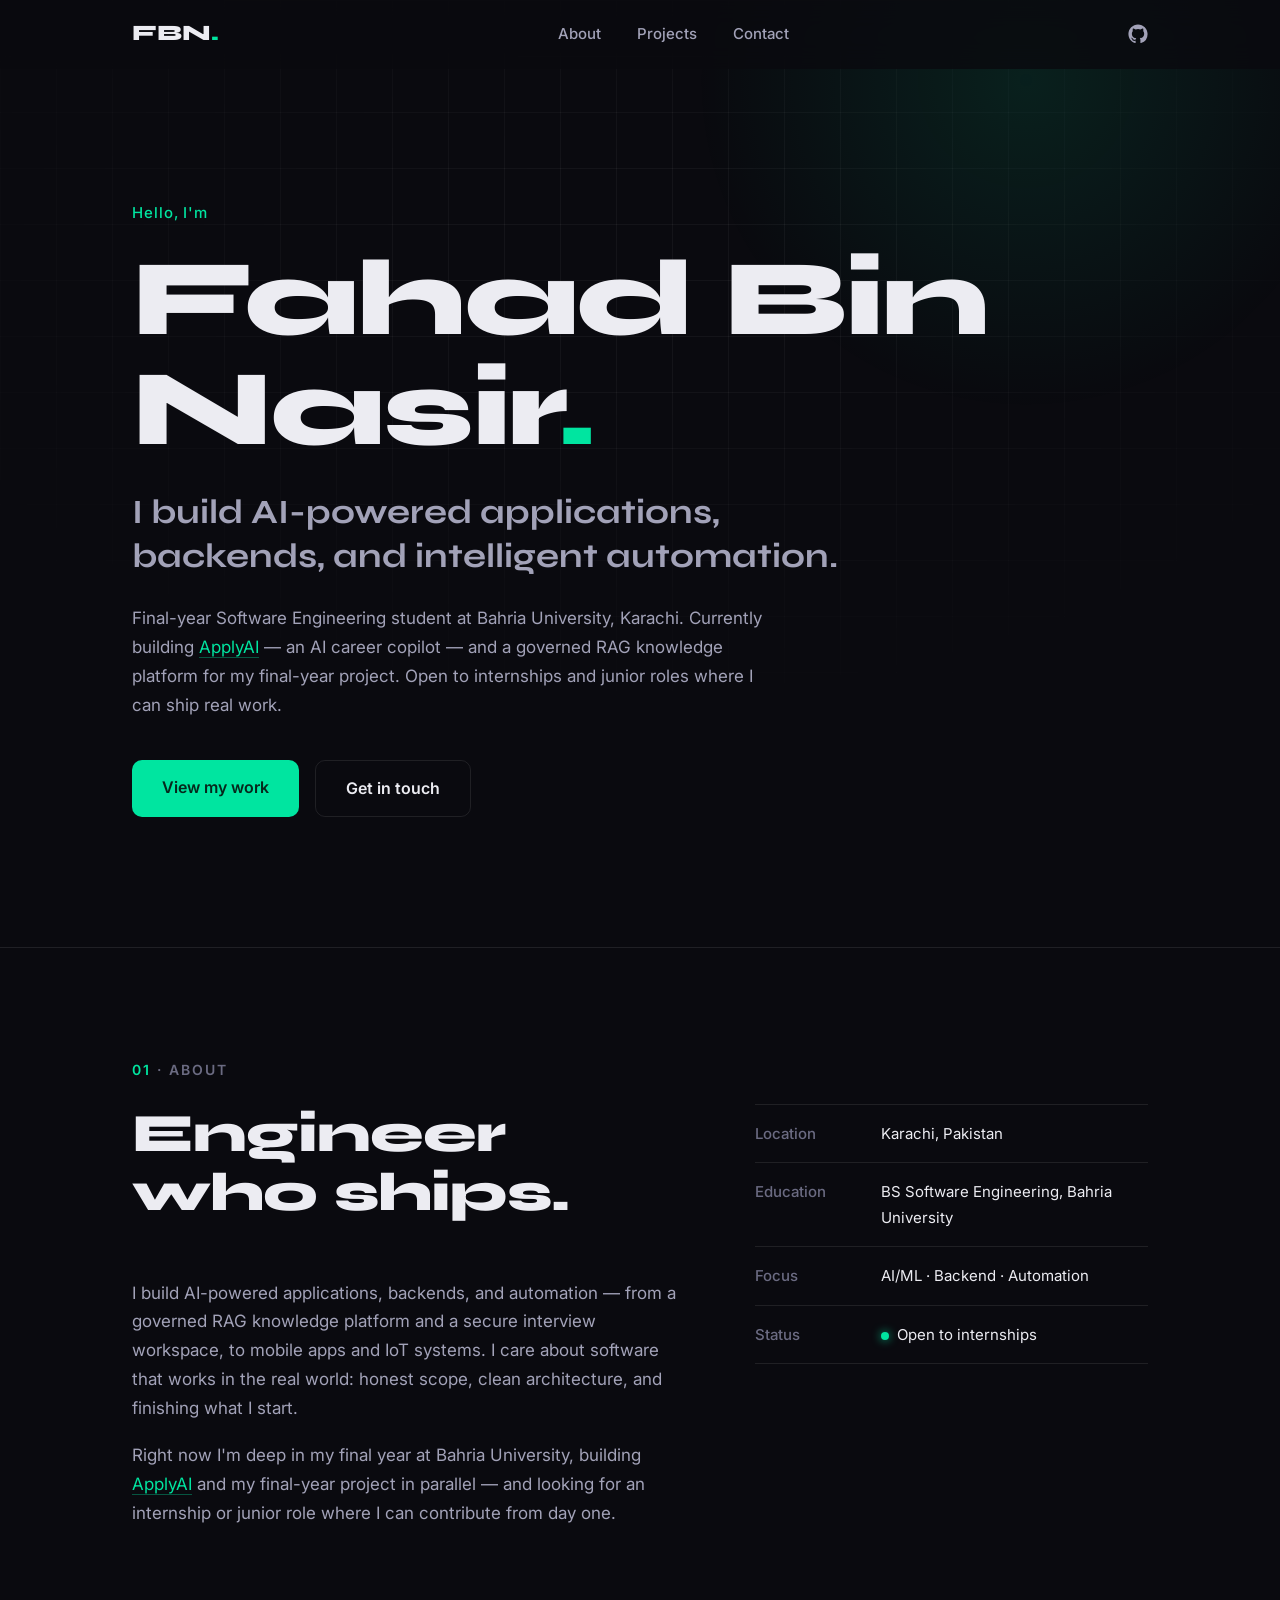
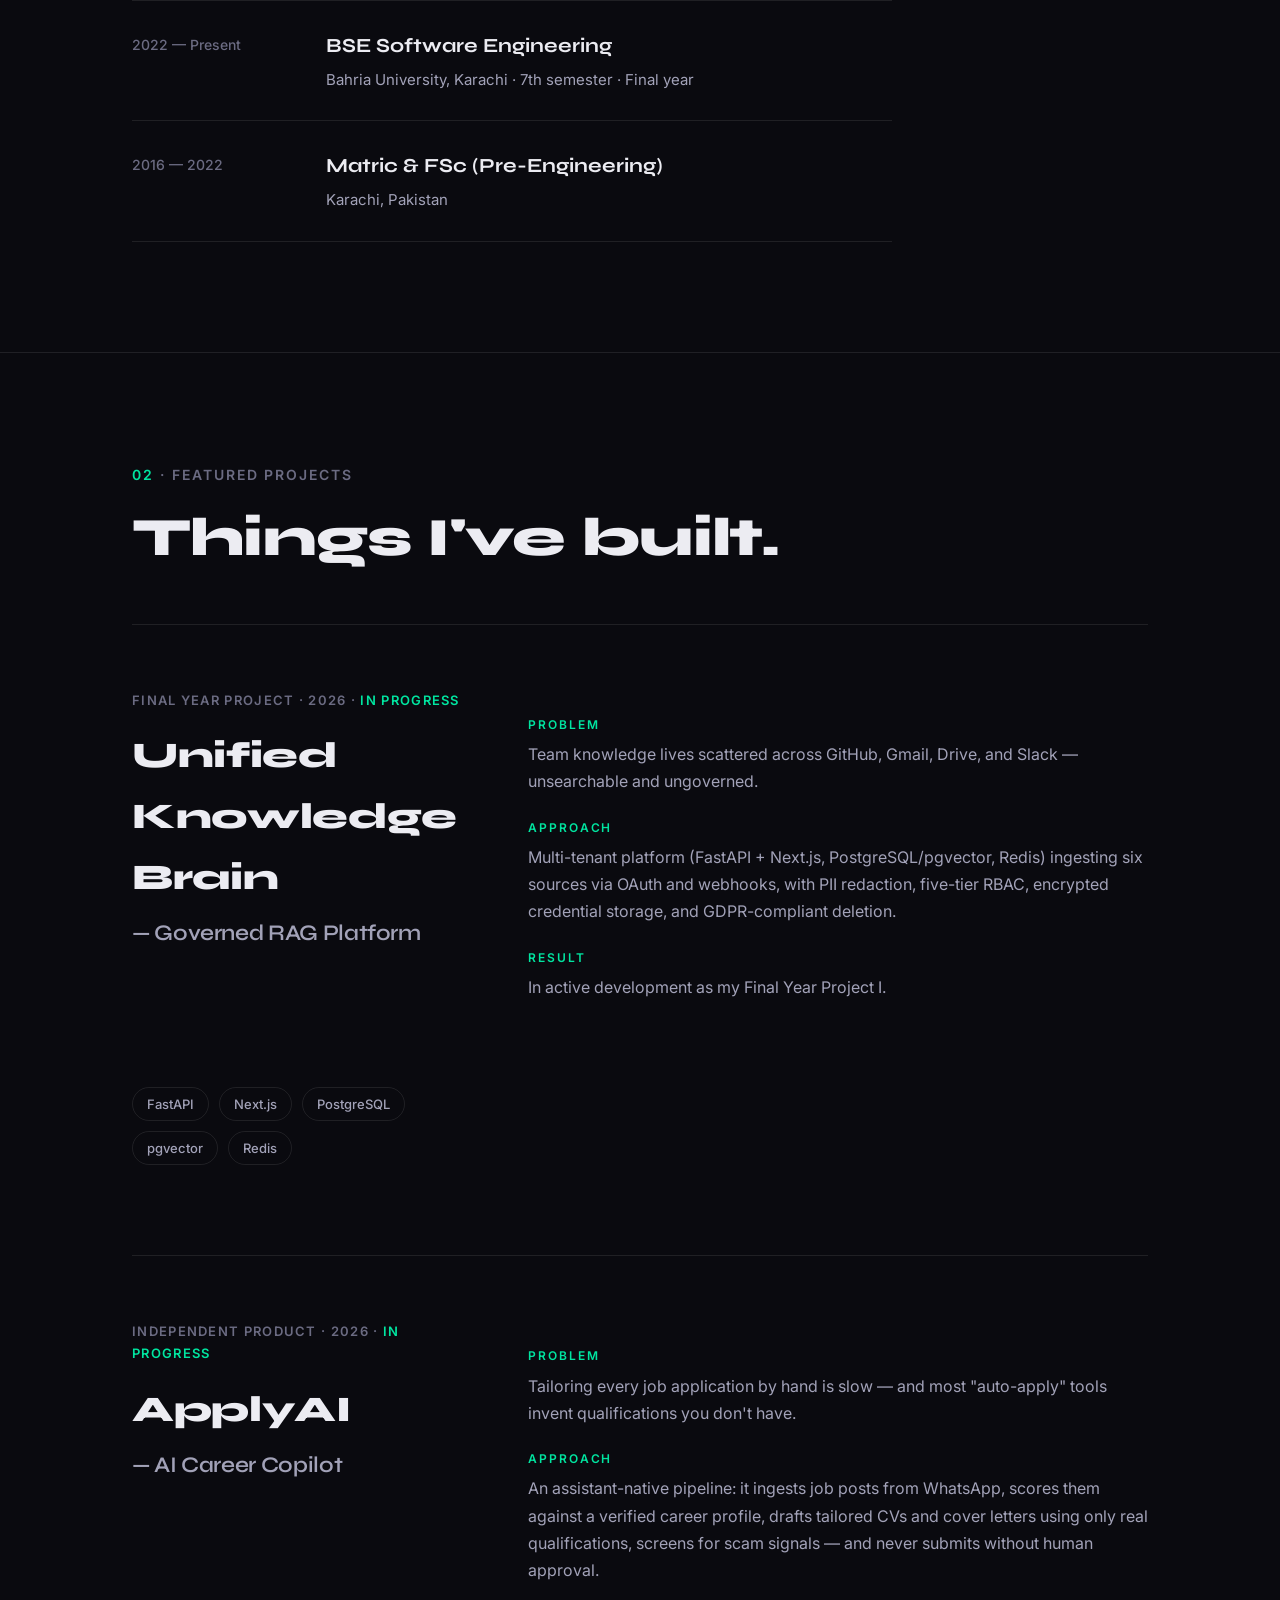
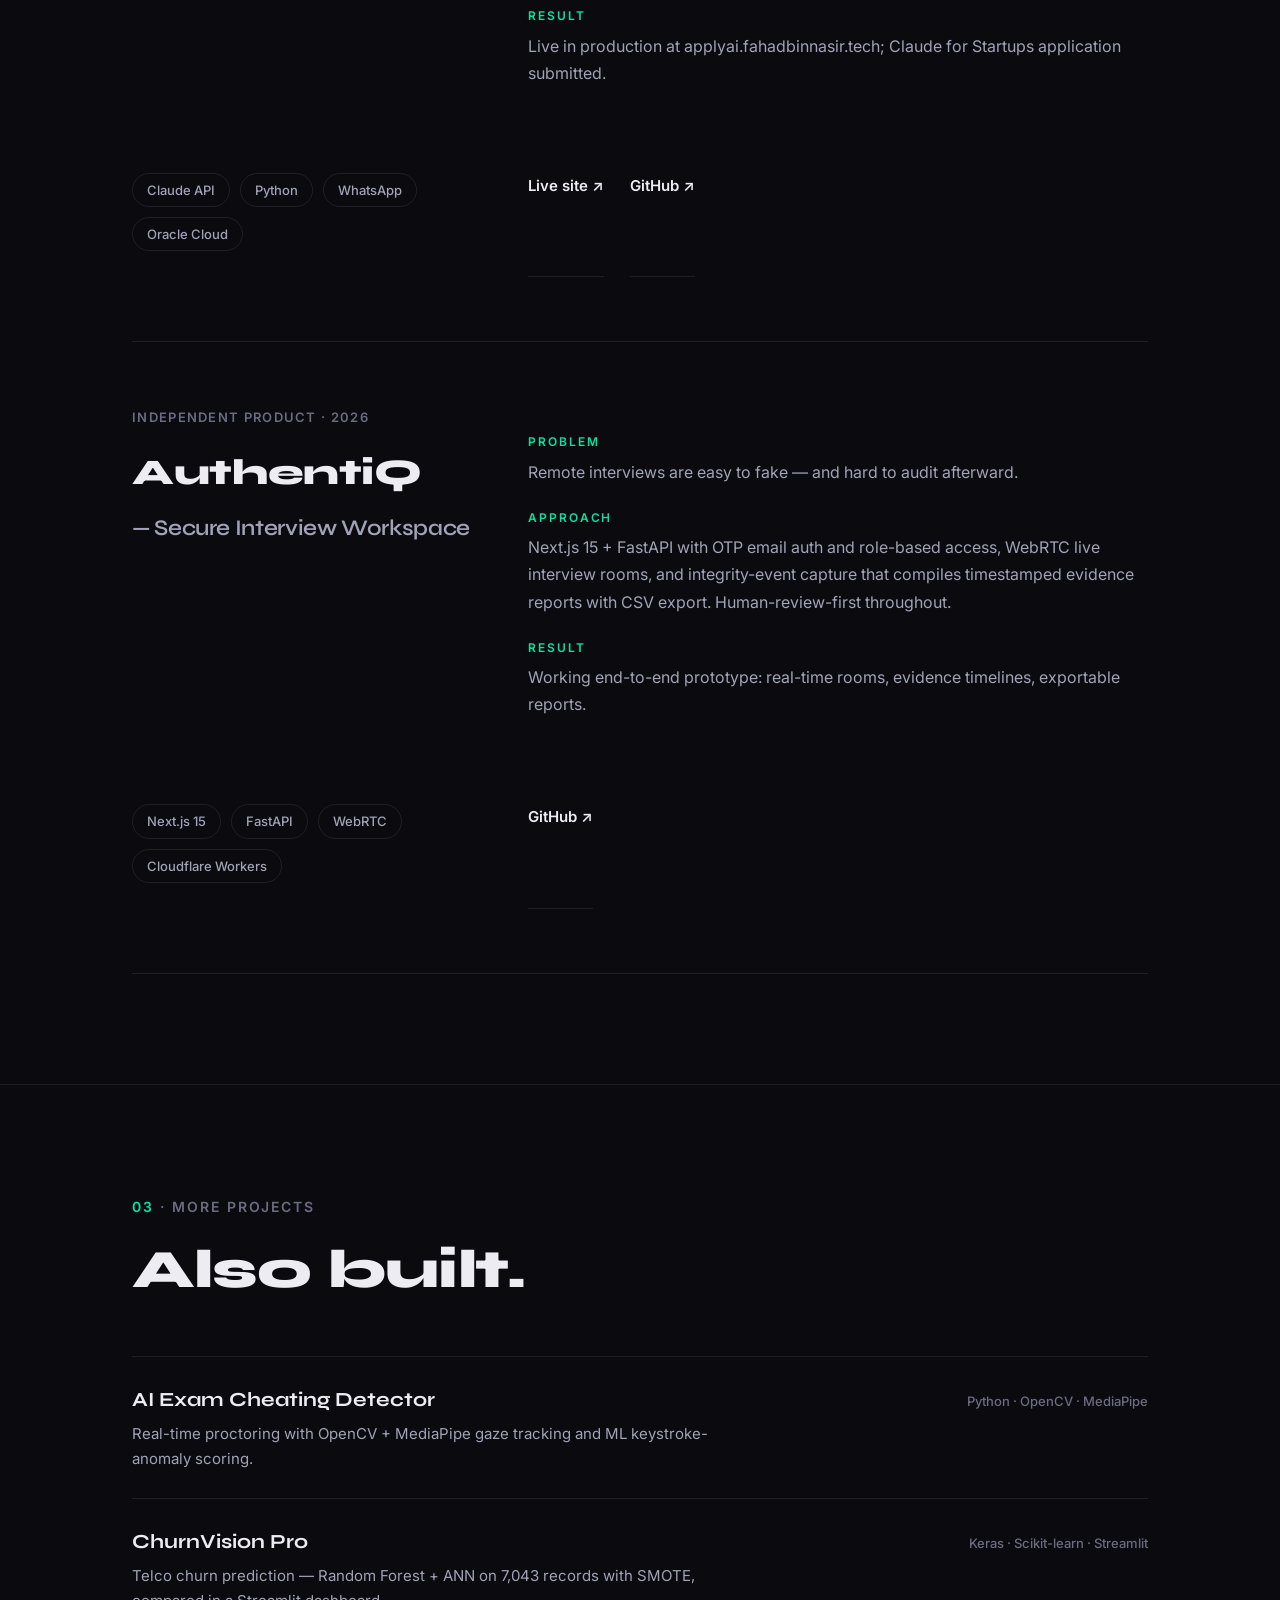
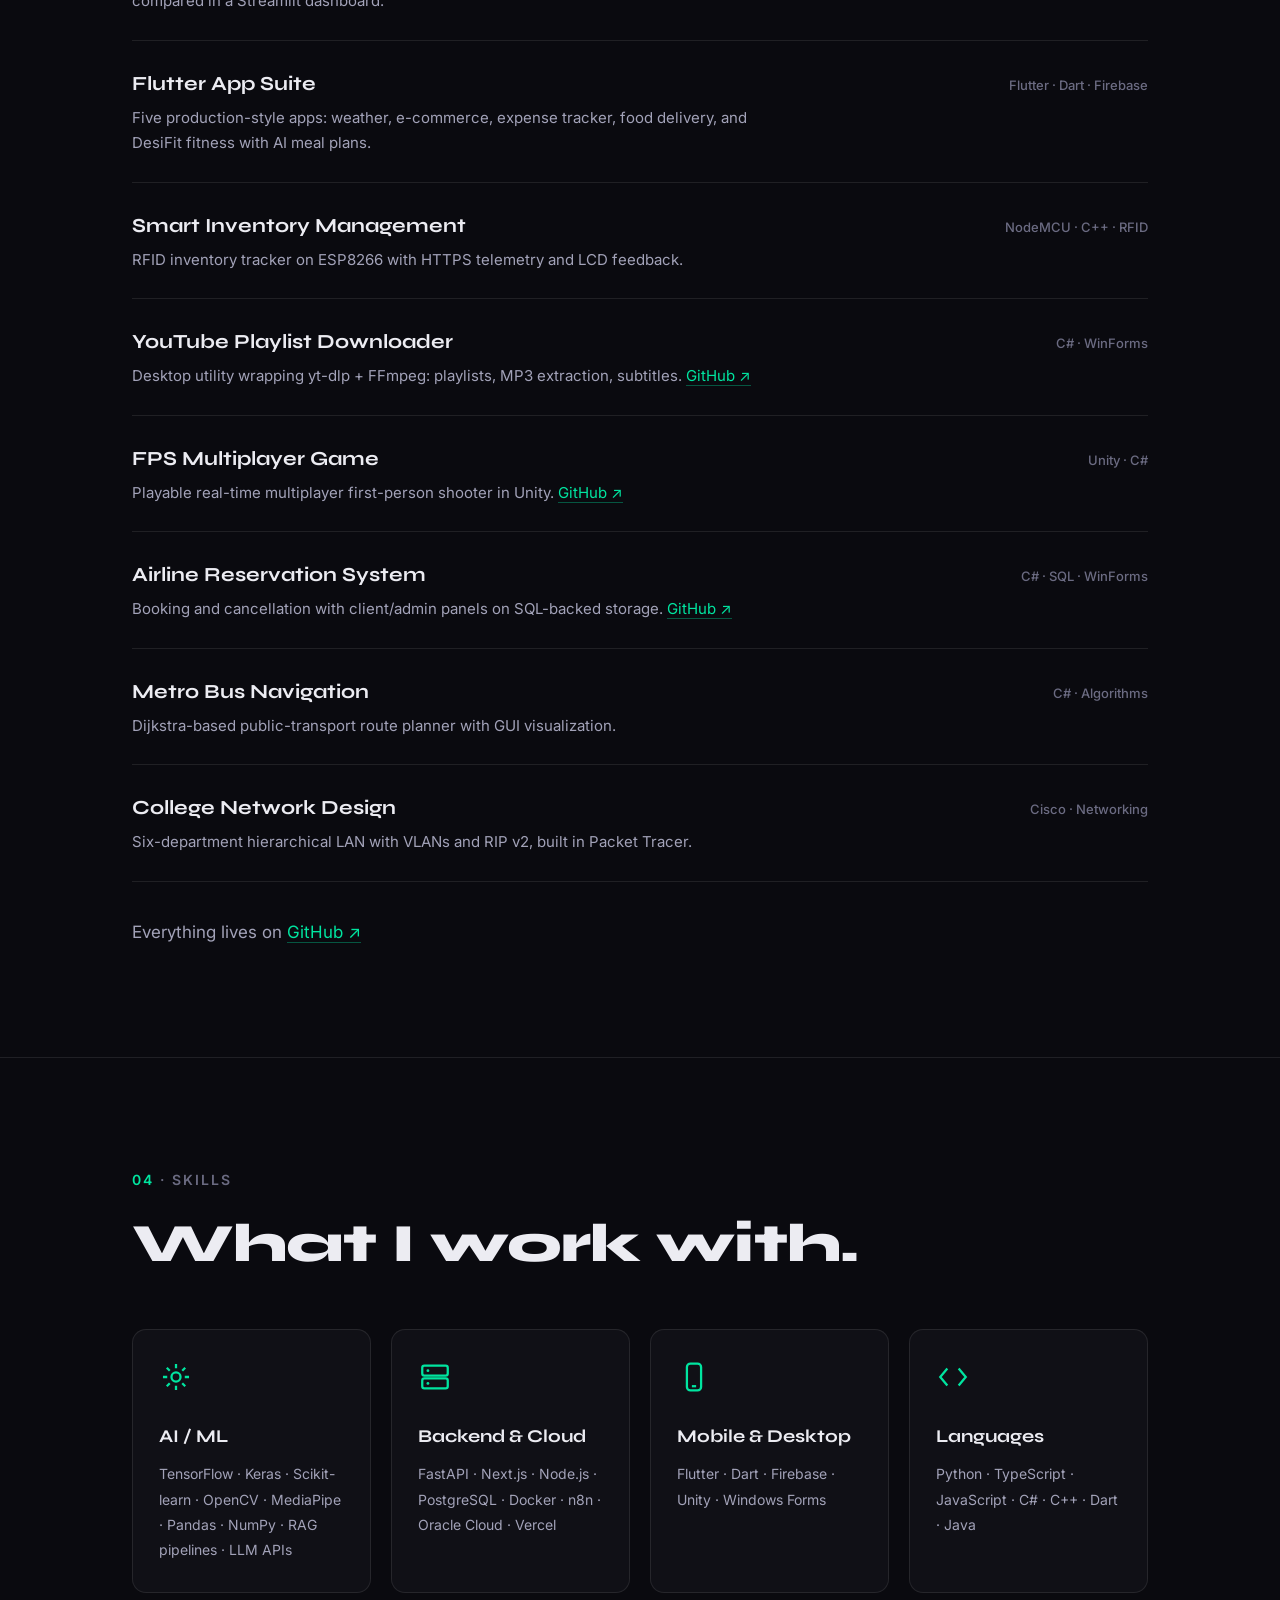
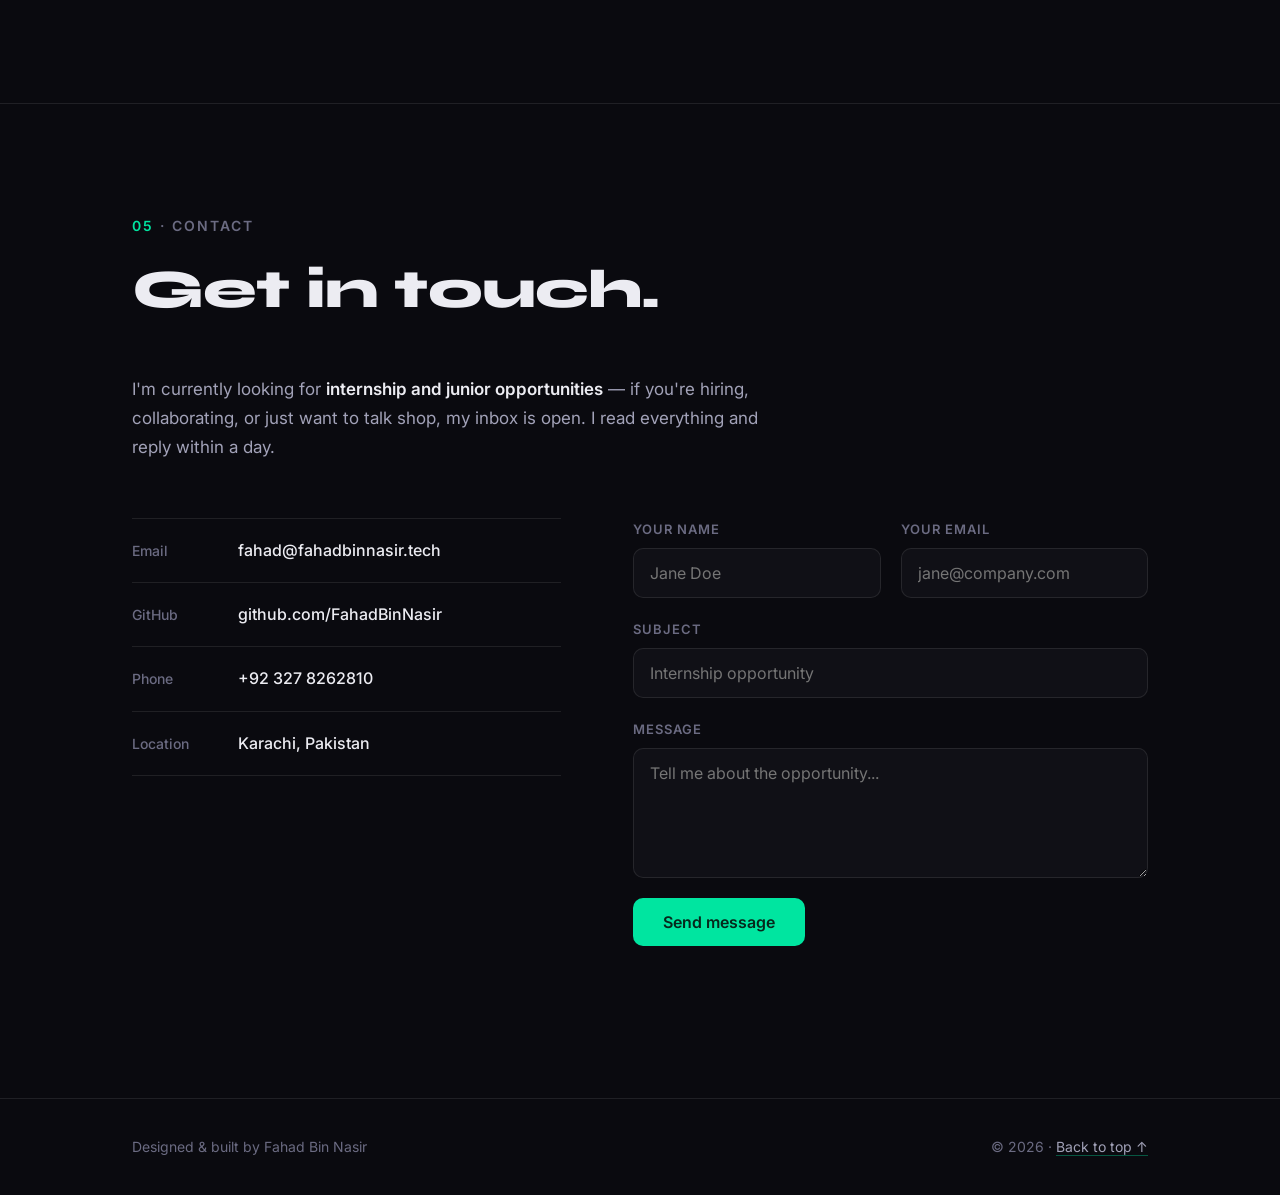
<file: index.html>
<!DOCTYPE html>
<html lang="en">
<head>
  <meta charset="UTF-8" />
  <meta name="viewport" content="width=device-width, initial-scale=1.0"/>
  <title>Fahad Bin Nasir — Software Engineer</title>
  <meta name="description" content="Fahad Bin Nasir — final-year Software Engineering student in Karachi building AI-powered apps, backends, and automation. Currently building ApplyAI and a governed RAG knowledge platform."/>
  <link rel="canonical" href="https://fahadbinnasir.tech/"/>
  <meta name="theme-color" content="#0a0a0f"/>
  <meta property="og:type" content="website"/>
  <meta property="og:site_name" content="Fahad Bin Nasir"/>
  <meta property="og:title" content="Fahad Bin Nasir — Software Engineer"/>
  <meta property="og:description" content="Fahad Bin Nasir — final-year Software Engineering student in Karachi building AI-powered apps, backends, and automation. Currently building ApplyAI and a governed RAG knowledge platform."/>
  <meta property="og:url" content="https://fahadbinnasir.tech/"/>
  <meta property="og:image" content="https://fahadbinnasir.tech/og-image.png"/>
  <meta name="twitter:card" content="summary_large_image"/>
  <meta name="twitter:title" content="Fahad Bin Nasir — Software Engineer"/>
  <meta name="twitter:description" content="Fahad Bin Nasir — final-year Software Engineering student in Karachi building AI-powered apps, backends, and automation. Currently building ApplyAI and a governed RAG knowledge platform."/>
  <meta name="twitter:image" content="https://fahadbinnasir.tech/og-image.png"/>
  <script type="application/ld+json">
[
  {
    "@context": "https://schema.org",
    "@type": "Person",
    "name": "Fahad Bin Nasir",
    "url": "https://fahadbinnasir.tech/",
    "jobTitle": "Software Engineer",
    "description": "Final-year Software Engineering student in Karachi building AI-powered apps, backends, and automation.",
    "address": {
      "@type": "PostalAddress",
      "addressLocality": "Karachi",
      "addressCountry": "PK"
    },
    "email": "mailto:fahad@fahadbinnasir.tech",
    "sameAs": ["https://github.com/FahadBinNasir"],
    "knowsAbout": ["Software Engineering", "Artificial Intelligence", "Machine Learning", "Full-Stack Development", "Flutter", "Python", "TypeScript", "Automation", "RAG Systems"]
  },
  {
    "@context": "https://schema.org",
    "@type": "WebSite",
    "name": "Fahad Bin Nasir — Software Engineer",
    "url": "https://fahadbinnasir.tech/",
    "author": { "@type": "Person", "name": "Fahad Bin Nasir" },
    "inLanguage": "en"
  }
]
  </script>
  <link rel="icon" type="image/svg+xml" href="favicon.svg"/>
  <link rel="preconnect" href="https://fonts.googleapis.com">
  <link rel="preconnect" href="https://fonts.gstatic.com" crossorigin>
  <link href="https://fonts.googleapis.com/css2?family=Syne:wght@600;700;800&family=Inter:wght@400;500;600&display=swap" rel="stylesheet">
  <link rel="stylesheet" href="css/style.css">
</head>
<body>

  <a class="skip-link" href="#main">Skip to content</a>

  <!-- NAV -->
  <header class="nav" id="nav">
    <div class="nav-inner">
      <a class="nav-logo" href="#top" aria-label="Home">FBN<span class="accent">.</span></a>
      <nav class="nav-links" aria-label="Primary">
        <a href="#about">About</a>
        <a href="#projects">Projects</a>
        <a href="#contact">Contact</a>
      </nav>
      <div class="nav-right">
        <a class="icon-link" href="https://github.com/FahadBinNasir" target="_blank" rel="noopener" aria-label="GitHub">
          <svg viewBox="0 0 24 24" width="20" height="20" fill="currentColor" aria-hidden="true"><path d="M12 .5C5.65.5.5 5.65.5 12c0 5.08 3.29 9.39 7.86 10.91.58.11.79-.25.79-.55 0-.27-.01-1.17-.02-2.12-3.2.7-3.88-1.36-3.88-1.36-.52-1.33-1.28-1.68-1.28-1.68-1.04-.71.08-.7.08-.7 1.15.08 1.76 1.19 1.76 1.19 1.03 1.76 2.7 1.25 3.36.96.1-.75.4-1.25.72-1.54-2.55-.29-5.24-1.28-5.24-5.68 0-1.26.45-2.28 1.19-3.09-.12-.29-.52-1.46.11-3.05 0 0 .97-.31 3.18 1.18a11.1 11.1 0 0 1 5.8 0c2.2-1.49 3.17-1.18 3.17-1.18.63 1.59.23 2.76.11 3.05.74.81 1.19 1.83 1.19 3.09 0 4.41-2.7 5.38-5.26 5.67.41.35.77 1.05.77 2.12 0 1.53-.01 2.76-.01 3.14 0 .3.2.67.8.55A11.51 11.51 0 0 0 23.5 12C23.5 5.65 18.35.5 12 .5z"/></svg>
        </a>
        <button class="nav-toggle" id="navToggle" aria-label="Open menu" aria-expanded="false">
          <span></span><span></span><span></span>
        </button>
      </div>
    </div>
    <nav class="mobile-menu" id="mobileMenu" aria-label="Mobile">
      <a href="#about">About</a>
      <a href="#projects">Projects</a>
      <a href="#contact">Contact</a>
      <a href="https://github.com/FahadBinNasir" target="_blank" rel="noopener">GitHub ↗</a>
    </nav>
  </header>

  <main id="main">

    <!-- HERO -->
    <section class="hero" id="top">
      <div class="hero-visual" aria-hidden="true">
        <div class="hero-grid"></div>
        <div class="hero-glow"></div>
      </div>
      <div class="wrap">
        <p class="eyebrow fade-in">Hello, I'm</p>
        <h1 class="hero-name fade-in delay-1">Fahad Bin Nasir<span class="accent">.</span></h1>
        <p class="hero-tagline fade-in delay-2">I build AI-powered applications, backends, and intelligent automation.</p>
        <p class="hero-lede fade-in delay-3">Final-year Software Engineering student at Bahria University, Karachi. Currently building <a href="https://applyai.fahadbinnasir.tech" target="_blank" rel="noopener">ApplyAI</a> — an AI career copilot — and a governed RAG knowledge platform for my final-year project. Open to internships and junior roles where I can ship real work.</p>
        <div class="hero-cta fade-in delay-4">
          <a href="#projects" class="btn btn-primary">View my work</a>
          <a href="#contact" class="btn btn-ghost">Get in touch</a>
        </div>
      </div>
    </section>

    <!-- ABOUT -->
    <section class="section" id="about">
      <div class="wrap">
        <p class="section-label fade-up"><span class="accent">01</span> · About</p>
        <div class="about-grid">
          <div class="fade-up">
            <h2 class="section-title">Engineer who ships.</h2>
            <div class="prose">
              <p>I build AI-powered applications, backends, and automation — from a governed RAG knowledge platform and a secure interview workspace, to mobile apps and IoT systems. I care about software that works in the real world: honest scope, clean architecture, and finishing what I start.</p>
              <p>Right now I'm deep in my final year at Bahria University, building <a href="https://applyai.fahadbinnasir.tech" target="_blank" rel="noopener">ApplyAI</a> and my final-year project in parallel — and looking for an internship or junior role where I can contribute from day one.</p>
            </div>
          </div>
          <dl class="facts fade-up delay-1">
            <div><dt>Location</dt><dd>Karachi, Pakistan</dd></div>
            <div><dt>Education</dt><dd>BS Software Engineering, Bahria University</dd></div>
            <div><dt>Focus</dt><dd>AI/ML · Backend · Automation</dd></div>
            <div><dt>Status</dt><dd><span class="status-dot" aria-hidden="true"></span>Open to internships</dd></div>
          </dl>
        </div>

        <div class="timeline fade-up">
          <div class="timeline-item">
            <span class="timeline-year">2022 — Present</span>
            <div>
              <h3>BSE Software Engineering</h3>
              <p>Bahria University, Karachi · 7th semester · Final year</p>
            </div>
          </div>
          <div class="timeline-item">
            <span class="timeline-year">2016 — 2022</span>
            <div>
              <h3>Matric &amp; FSc (Pre-Engineering)</h3>
              <p>Karachi, Pakistan</p>
            </div>
          </div>
        </div>
      </div>
    </section>

    <!-- FEATURED PROJECTS -->
    <section class="section" id="projects">
      <div class="wrap">
        <p class="section-label fade-up"><span class="accent">02</span> · Featured projects</p>
        <h2 class="section-title fade-up">Things I've built.</h2>

        <article class="project fade-up">
          <div class="project-meta">
            <p class="project-kicker">Final Year Project · 2026 · <span class="accent">In progress</span></p>
            <h3>Unified Knowledge Brain <span class="project-sub">— Governed RAG Platform</span></h3>
          </div>
          <div class="project-body">
            <div class="par">
              <h4>Problem</h4>
              <p>Team knowledge lives scattered across GitHub, Gmail, Drive, and Slack — unsearchable and ungoverned.</p>
            </div>
            <div class="par">
              <h4>Approach</h4>
              <p>Multi-tenant platform (FastAPI + Next.js, PostgreSQL/pgvector, Redis) ingesting six sources via OAuth and webhooks, with PII redaction, five-tier RBAC, encrypted credential storage, and GDPR-compliant deletion.</p>
            </div>
            <div class="par">
              <h4>Result</h4>
              <p>In active development as my Final Year Project I.</p>
            </div>
          </div>
          <ul class="tags" aria-label="Technologies">
            <li>FastAPI</li><li>Next.js</li><li>PostgreSQL</li><li>pgvector</li><li>Redis</li>
          </ul>
          <!-- GitHub button hidden until knowledge-brain-fyp is public
          <div class="project-links">
            <a href="https://github.com/FahadBinNasir/knowledge-brain-fyp" target="_blank" rel="noopener">GitHub ↗</a>
          </div>
          -->
        </article>

        <article class="project fade-up">
          <div class="project-meta">
            <p class="project-kicker">Independent product · 2026 · <span class="accent">In progress</span></p>
            <h3>ApplyAI <span class="project-sub">— AI Career Copilot</span></h3>
          </div>
          <div class="project-body">
            <div class="par">
              <h4>Problem</h4>
              <p>Tailoring every job application by hand is slow — and most "auto-apply" tools invent qualifications you don't have.</p>
            </div>
            <div class="par">
              <h4>Approach</h4>
              <p>An assistant-native pipeline: it ingests job posts from WhatsApp, scores them against a verified career profile, drafts tailored CVs and cover letters using only real qualifications, screens for scam signals — and never submits without human approval.</p>
            </div>
            <div class="par">
              <h4>Result</h4>
              <p>Live in production at applyai.fahadbinnasir.tech; Claude for Startups application submitted.</p>
            </div>
          </div>
          <ul class="tags" aria-label="Technologies">
            <li>Claude API</li><li>Python</li><li>WhatsApp</li><li>Oracle Cloud</li>
          </ul>
          <div class="project-links">
            <a href="https://applyai.fahadbinnasir.tech" target="_blank" rel="noopener">Live site ↗</a>
            <a href="https://github.com/FahadBinNasir/applyai" target="_blank" rel="noopener">GitHub ↗</a>
          </div>
        </article>

        <article class="project fade-up">
          <div class="project-meta">
            <p class="project-kicker">Independent product · 2026</p>
            <h3>AuthentiQ <span class="project-sub">— Secure Interview Workspace</span></h3>
          </div>
          <div class="project-body">
            <div class="par">
              <h4>Problem</h4>
              <p>Remote interviews are easy to fake — and hard to audit afterward.</p>
            </div>
            <div class="par">
              <h4>Approach</h4>
              <p>Next.js 15 + FastAPI with OTP email auth and role-based access, WebRTC live interview rooms, and integrity-event capture that compiles timestamped evidence reports with CSV export. Human-review-first throughout.</p>
            </div>
            <div class="par">
              <h4>Result</h4>
              <p>Working end-to-end prototype: real-time rooms, evidence timelines, exportable reports.</p>
            </div>
          </div>
          <ul class="tags" aria-label="Technologies">
            <li>Next.js 15</li><li>FastAPI</li><li>WebRTC</li><li>Cloudflare Workers</li>
          </ul>
          <div class="project-links">
            <a href="https://github.com/FahadBinNasir/AuthentiQ" target="_blank" rel="noopener">GitHub ↗</a>
          </div>
        </article>

      </div>
    </section>

    <!-- MORE PROJECTS -->
    <section class="section" id="more">
      <div class="wrap">
        <p class="section-label fade-up"><span class="accent">03</span> · More projects</p>
        <h2 class="section-title fade-up">Also built.</h2>
        <ul class="more-list">
          <li class="fade-up">
            <div><h3>AI Exam Cheating Detector</h3><p>Real-time proctoring with OpenCV + MediaPipe gaze tracking and ML keystroke-anomaly scoring.</p></div>
            <span class="more-tags">Python · OpenCV · MediaPipe</span>
          </li>
          <li class="fade-up">
            <div><h3>ChurnVision Pro</h3><p>Telco churn prediction — Random Forest + ANN on 7,043 records with SMOTE, compared in a Streamlit dashboard.</p></div>
            <span class="more-tags">Keras · Scikit-learn · Streamlit</span>
          </li>
          <li class="fade-up">
            <div><h3>Flutter App Suite</h3><p>Five production-style apps: weather, e-commerce, expense tracker, food delivery, and DesiFit fitness with AI meal plans.</p></div>
            <span class="more-tags">Flutter · Dart · Firebase</span>
          </li>
          <li class="fade-up">
            <div><h3>Smart Inventory Management</h3><p>RFID inventory tracker on ESP8266 with HTTPS telemetry and LCD feedback.</p></div>
            <span class="more-tags">NodeMCU · C++ · RFID</span>
          </li>
          <li class="fade-up">
            <div><h3>YouTube Playlist Downloader</h3><p>Desktop utility wrapping yt-dlp + FFmpeg: playlists, MP3 extraction, subtitles. <a href="https://github.com/FahadBinNasir/youtube-playlist-downloader" target="_blank" rel="noopener">GitHub ↗</a></p></div>
            <span class="more-tags">C# · WinForms</span>
          </li>
          <li class="fade-up">
            <div><h3>FPS Multiplayer Game</h3><p>Playable real-time multiplayer first-person shooter in Unity. <a href="https://github.com/FahadBinNasir/fps-game-mp" target="_blank" rel="noopener">GitHub ↗</a></p></div>
            <span class="more-tags">Unity · C#</span>
          </li>
          <li class="fade-up">
            <div><h3>Airline Reservation System</h3><p>Booking and cancellation with client/admin panels on SQL-backed storage. <a href="https://github.com/FahadBinNasir/AirlineReservationSystemC-" target="_blank" rel="noopener">GitHub ↗</a></p></div>
            <span class="more-tags">C# · SQL · WinForms</span>
          </li>
          <li class="fade-up">
            <div><h3>Metro Bus Navigation</h3><p>Dijkstra-based public-transport route planner with GUI visualization.</p></div>
            <span class="more-tags">C# · Algorithms</span>
          </li>
          <li class="fade-up">
            <div><h3>College Network Design</h3><p>Six-department hierarchical LAN with VLANs and RIP v2, built in Packet Tracer.</p></div>
            <span class="more-tags">Cisco · Networking</span>
          </li>
        </ul>
        <p class="more-cta fade-up">Everything lives on <a href="https://github.com/FahadBinNasir" target="_blank" rel="noopener">GitHub ↗</a></p>
      </div>
    </section>

    <!-- SKILLS -->
    <section class="section" id="skills">
      <div class="wrap">
        <p class="section-label fade-up"><span class="accent">04</span> · Skills</p>
        <h2 class="section-title fade-up">What I work with.</h2>
        <div class="skills-grid">
          <div class="skill fade-up">
            <svg viewBox="0 0 24 24" fill="none" stroke="currentColor" stroke-width="1.6" aria-hidden="true"><circle cx="12" cy="12" r="3.2"/><path d="M12 2.8v3M12 18.2v3M2.8 12h3M18.2 12h3M5.5 5.5l2.1 2.1M16.4 16.4l2.1 2.1M18.5 5.5l-2.1 2.1M7.6 16.4l-2.1 2.1"/></svg>
            <h3>AI / ML</h3>
            <p>TensorFlow · Keras · Scikit-learn · OpenCV · MediaPipe · Pandas · NumPy · RAG pipelines · LLM APIs</p>
          </div>
          <div class="skill fade-up delay-1">
            <svg viewBox="0 0 24 24" fill="none" stroke="currentColor" stroke-width="1.6" aria-hidden="true"><rect x="3" y="4" width="18" height="7" rx="1.5"/><rect x="3" y="13" width="18" height="7" rx="1.5"/><circle cx="7" cy="7.5" r="1" fill="currentColor" stroke="none"/><circle cx="7" cy="16.5" r="1" fill="currentColor" stroke="none"/></svg>
            <h3>Backend &amp; Cloud</h3>
            <p>FastAPI · Next.js · Node.js · PostgreSQL · Docker · n8n · Oracle Cloud · Vercel</p>
          </div>
          <div class="skill fade-up delay-2">
            <svg viewBox="0 0 24 24" fill="none" stroke="currentColor" stroke-width="1.6" aria-hidden="true"><rect x="7" y="2.5" width="10" height="19" rx="2.5"/><line x1="10.5" y1="18.5" x2="13.5" y2="18.5"/></svg>
            <h3>Mobile &amp; Desktop</h3>
            <p>Flutter · Dart · Firebase · Unity · Windows Forms</p>
          </div>
          <div class="skill fade-up delay-3">
            <svg viewBox="0 0 24 24" fill="none" stroke="currentColor" stroke-width="1.6" aria-hidden="true"><path d="M8 6l-5 6 5 6M16 6l5 6-5 6"/></svg>
            <h3>Languages</h3>
            <p>Python · TypeScript · JavaScript · C# · C++ · Dart · Java</p>
          </div>
        </div>
      </div>
    </section>

    <!-- CONTACT -->
    <section class="section" id="contact">
      <div class="wrap contact-wrap">
        <p class="section-label fade-up"><span class="accent">05</span> · Contact</p>
        <h2 class="section-title fade-up">Get in touch.</h2>
        <p class="prose fade-up">I'm currently looking for <strong>internship and junior opportunities</strong> — if you're hiring, collaborating, or just want to talk shop, my inbox is open. I read everything and reply within a day.</p>
        <div class="contact-grid">
          <div class="contact-links fade-up">
            <a class="contact-row" href="mailto:fahad@fahadbinnasir.tech">
              <span class="contact-label">Email</span>
              <span class="contact-value">fahad@fahadbinnasir.tech</span>
            </a>
            <a class="contact-row" href="https://github.com/FahadBinNasir" target="_blank" rel="noopener">
              <span class="contact-label">GitHub</span>
              <span class="contact-value">github.com/FahadBinNasir</span>
            </a>
            <a class="contact-row" href="tel:+923278262810">
              <span class="contact-label">Phone</span>
              <span class="contact-value">+92 327 8262810</span>
            </a>
            <div class="contact-row static">
              <span class="contact-label">Location</span>
              <span class="contact-value">Karachi, Pakistan</span>
            </div>
          </div>
          <form class="contact-form fade-up delay-1" id="contactForm" novalidate>
            <div class="form-row">
              <div class="form-group">
                <label for="name">Your name</label>
                <input type="text" id="name" name="name" placeholder="Jane Doe" required autocomplete="name">
              </div>
              <div class="form-group">
                <label for="email">Your email</label>
                <input type="email" id="email" name="email" placeholder="jane@company.com" required autocomplete="email">
              </div>
            </div>
            <div class="form-group">
              <label for="subject">Subject</label>
              <input type="text" id="subject" name="subject" placeholder="Internship opportunity">
            </div>
            <div class="form-group">
              <label for="message">Message</label>
              <textarea id="message" name="message" rows="5" placeholder="Tell me about the opportunity..." required></textarea>
            </div>
            <button type="submit" class="btn btn-primary">Send message</button>
            <p class="form-note" id="formMsg" role="status"></p>
          </form>
        </div>
      </div>
    </section>

  </main>

  <footer class="footer">
    <div class="wrap footer-inner">
      <p>Designed &amp; built by Fahad Bin Nasir</p>
      <p>© <span id="year">2026</span> · <a href="#top">Back to top ↑</a></p>
    </div>
  </footer>

  <script src="js/main.js"></script>
</body>
</html>
</file>
<file: css/style.css>
/* ── Minimal dark editorial ─────────────────────────── */
:root {
  --bg: #0a0a0f;
  --surface: #101016;
  --text: #ececf2;
  --dim: #a2a2b8;
  --faint: #6b6b82;
  --accent: #00e5a0;
  --line: rgba(255, 255, 255, 0.09);
  --font-display: "Syne", system-ui, sans-serif;
  --font-body: "Inter", system-ui, -apple-system, sans-serif;
  --wrap: 1080px;
}

*, *::before, *::after { box-sizing: border-box; margin: 0; padding: 0; }

html { scroll-behavior: smooth; }

body {
  background: var(--bg);
  color: var(--text);
  font-family: var(--font-body);
  font-size: 17px;
  line-height: 1.7;
  -webkit-font-smoothing: antialiased;
}

::selection { background: var(--accent); color: #0a0a0f; }

a { color: inherit; }
p a { color: var(--accent); text-decoration: none; border-bottom: 1px solid rgba(0, 229, 160, 0.35); }
p a:hover { border-bottom-color: var(--accent); }

.wrap { max-width: var(--wrap); margin: 0 auto; padding: 0 32px; }
.accent { color: var(--accent); }

.skip-link {
  position: absolute; left: -9999px; top: 0; background: var(--accent);
  color: #0a0a0f; padding: 10px 18px; font-weight: 600; z-index: 200;
}
.skip-link:focus { left: 16px; top: 16px; }

/* ── Nav ── */
.nav {
  position: fixed; inset: 0 0 auto 0; z-index: 100;
  background: rgba(10, 10, 15, 0.82);
  backdrop-filter: blur(14px); -webkit-backdrop-filter: blur(14px);
  border-bottom: 1px solid transparent;
  transition: border-color 0.3s;
}
.nav.scrolled { border-bottom-color: var(--line); }
.nav-inner {
  max-width: var(--wrap); margin: 0 auto; padding: 0 32px;
  height: 68px; display: flex; align-items: center; justify-content: space-between;
}
.nav-logo { font-family: var(--font-display); font-weight: 800; font-size: 22px; text-decoration: none; }
.nav-links { display: flex; gap: 36px; }
.nav-links a {
  text-decoration: none; color: var(--dim); font-size: 15px; font-weight: 500;
  transition: color 0.2s;
}
.nav-links a:hover { color: var(--text); }
.nav-right { display: flex; align-items: center; gap: 18px; }
.icon-link { color: var(--dim); display: inline-flex; transition: color 0.2s, transform 0.2s; }
.icon-link:hover { color: var(--accent); transform: translateY(-2px); }
.nav-toggle {
  display: none; background: none; border: none; cursor: pointer;
  flex-direction: column; gap: 5px; padding: 6px;
}
.nav-toggle span { display: block; width: 22px; height: 2px; background: var(--text); transition: 0.25s; }
.mobile-menu { display: none; }

/* ── Hero ── */
.hero { padding: 200px 0 130px; position: relative; overflow: hidden; }
/* Signature visual: faint grid + slow-drifting mint glow. CSS-only, zero assets. */
.hero-visual { position: absolute; inset: 0; pointer-events: none; }
.hero .wrap { position: relative; }
.hero-grid {
  position: absolute; inset: 0;
  background-image:
    linear-gradient(rgba(255, 255, 255, 0.045) 1px, transparent 1px),
    linear-gradient(90deg, rgba(255, 255, 255, 0.045) 1px, transparent 1px);
  background-size: 56px 56px;
  -webkit-mask-image: radial-gradient(ellipse 90% 70% at 50% 28%, black 15%, transparent 72%);
  mask-image: radial-gradient(ellipse 90% 70% at 50% 28%, black 15%, transparent 72%);
}
.hero-glow {
  position: absolute; width: 720px; height: 720px; left: 52%; top: -280px;
  background: radial-gradient(circle, rgba(0, 229, 160, 0.10) 0%, transparent 65%);
  animation: glowDrift 22s ease-in-out infinite alternate;
  will-change: transform;
}
@keyframes glowDrift {
  from { transform: translate3d(-12%, 6%, 0) scale(1); }
  to { transform: translate3d(10%, -4%, 0) scale(1.12); }
}
.eyebrow {
  font-size: 15px; color: var(--accent); font-weight: 500;
  letter-spacing: 0.06em; margin-bottom: 18px;
}
.hero-name {
  font-family: var(--font-display); font-weight: 800;
  font-size: clamp(52px, 9vw, 108px);
  line-height: 1.02; letter-spacing: -0.02em; margin-bottom: 26px;
}
.hero-tagline {
  font-family: var(--font-display); font-weight: 700;
  font-size: clamp(22px, 3.4vw, 34px);
  line-height: 1.3; color: var(--dim); max-width: 760px; margin-bottom: 26px;
}
.hero-lede { max-width: 640px; color: var(--dim); margin-bottom: 40px; }
.hero-cta { display: flex; gap: 16px; flex-wrap: wrap; }

.btn {
  display: inline-block; text-decoration: none; font-weight: 600; font-size: 16px;
  padding: 14px 30px; border-radius: 10px; transition: transform 0.2s, box-shadow 0.2s, background 0.2s;
}
.btn-primary { background: var(--accent); color: #06281c; }
.btn-primary:hover { transform: translateY(-2px); box-shadow: 0 12px 32px rgba(0, 229, 160, 0.28); }
.btn-ghost { border: 1px solid var(--line); color: var(--text); }
.btn-ghost:hover { border-color: var(--accent); color: var(--accent); }

/* ── Sections ── */
.section { padding: 110px 0; border-top: 1px solid var(--line); }
.section-label {
  font-size: 14px; font-weight: 600; letter-spacing: 0.14em;
  text-transform: uppercase; color: var(--faint); margin-bottom: 22px;
}
.section-title {
  font-family: var(--font-display); font-weight: 800;
  font-size: clamp(34px, 5vw, 54px);
  letter-spacing: -0.015em; line-height: 1.1; margin-bottom: 56px;
}
.prose { color: var(--dim); max-width: 640px; }
.prose p + p { margin-top: 18px; }
.prose strong { color: var(--text); font-weight: 600; }

/* ── About ── */
.about-grid {
  display: grid; grid-template-columns: 1.4fr 1fr; gap: 72px; margin-bottom: 72px;
}
.facts { display: grid; gap: 0; align-content: start; border-top: 1px solid var(--line); }
.facts > div {
  display: grid; grid-template-columns: 110px 1fr; gap: 16px;
  padding: 16px 0; border-bottom: 1px solid var(--line); font-size: 15px;
}
.facts dt { color: var(--faint); font-weight: 500; }
.facts dd { color: var(--text); }
.status-dot {
  display: inline-block; width: 8px; height: 8px; border-radius: 50%;
  background: var(--accent); margin-right: 8px;
  box-shadow: 0 0 10px rgba(0, 229, 160, 0.8);
}

.timeline { border-top: 1px solid var(--line); max-width: 760px; }
.timeline-item {
  display: grid; grid-template-columns: 170px 1fr; gap: 24px;
  padding: 28px 0; border-bottom: 1px solid var(--line);
}
.timeline-year { color: var(--faint); font-size: 14px; font-weight: 500; padding-top: 4px; }
.timeline-item h3 { font-family: var(--font-display); font-size: 20px; font-weight: 700; margin-bottom: 4px; }
.timeline-item p { color: var(--dim); font-size: 15px; }

/* ── Featured projects ── */
.project {
  padding: 64px 0; border-top: 1px solid var(--line);
  display: grid; grid-template-columns: 340px 1fr; gap: 56px;
}
.project:last-of-type { border-bottom: 1px solid var(--line); }
.project-kicker { font-size: 13px; font-weight: 600; letter-spacing: 0.1em; text-transform: uppercase; color: var(--faint); margin-bottom: 14px; }
.project h3 { font-family: var(--font-display); font-size: clamp(26px, 3.4vw, 36px); font-weight: 800; letter-spacing: -0.01em; }
.project-sub { display: block; font-size: 0.62em; font-weight: 600; color: var(--dim); margin-top: 6px; }
.project-body { display: grid; gap: 22px; margin: 26px 0 30px; }
.par h4 {
  font-size: 12px; font-weight: 600; letter-spacing: 0.16em; text-transform: uppercase;
  color: var(--accent); margin-bottom: 6px;
}
.par p { color: var(--dim); font-size: 16px; max-width: 640px; }
.tags { list-style: none; display: flex; flex-wrap: wrap; gap: 10px; margin-bottom: 26px; }
.tags li {
  font-size: 13px; font-weight: 500; color: var(--dim);
  border: 1px solid var(--line); border-radius: 999px; padding: 5px 14px;
}
.project-links { display: flex; gap: 26px; }
.project-links a {
  font-weight: 600; font-size: 15px; color: var(--text); text-decoration: none;
  border-bottom: 1px solid var(--line); padding-bottom: 2px; transition: color 0.2s, border-color 0.2s;
}
.project-links a:hover { color: var(--accent); border-bottom-color: var(--accent); }

/* ── More projects ── */
.more-list { list-style: none; border-top: 1px solid var(--line); }
.more-list li {
  display: grid; grid-template-columns: 1fr auto; gap: 24px; align-items: baseline;
  padding: 26px 0; border-bottom: 1px solid var(--line);
}
.more-list h3 { font-family: var(--font-display); font-size: 20px; font-weight: 700; margin-bottom: 4px; }
.more-list p { color: var(--dim); font-size: 15px; max-width: 620px; }
.more-tags { color: var(--faint); font-size: 13px; font-weight: 500; white-space: nowrap; }
.more-cta { margin-top: 36px; color: var(--dim); }

/* ── Skills ── */
.skills-grid { display: grid; grid-template-columns: repeat(4, 1fr); gap: 20px; }
.skill {
  border: 1px solid var(--line); border-radius: 14px; padding: 30px 26px;
  background: var(--surface); transition: transform 0.25s, border-color 0.25s;
}
.skill:hover { transform: translateY(-4px); border-color: rgba(0, 229, 160, 0.4); }
.skill svg { width: 34px; height: 34px; color: var(--accent); margin-bottom: 18px; }
.skill h3 { font-family: var(--font-display); font-size: 18px; font-weight: 700; margin-bottom: 10px; }
.skill p { color: var(--dim); font-size: 14px; line-height: 1.8; }

/* ── Contact ── */
.contact-wrap .prose { margin-bottom: 56px; }
.contact-grid { display: grid; grid-template-columns: 1fr 1.2fr; gap: 72px; }
.contact-links { display: grid; gap: 0; align-content: start; border-top: 1px solid var(--line); }
.contact-row {
  display: grid; grid-template-columns: 90px 1fr; gap: 16px; align-items: baseline;
  padding: 18px 0; border-bottom: 1px solid var(--line); text-decoration: none;
  transition: padding-left 0.2s;
}
a.contact-row:hover { padding-left: 8px; }
a.contact-row:hover .contact-value { color: var(--accent); }
.contact-row.static { cursor: default; }
.contact-label { color: var(--faint); font-size: 14px; font-weight: 500; }
.contact-value { color: var(--text); font-size: 16px; font-weight: 500; word-break: break-all; }

.contact-form { display: grid; gap: 20px; }
.form-row { display: grid; grid-template-columns: 1fr 1fr; gap: 20px; }
.form-group { display: grid; gap: 8px; }
.form-group label { font-size: 13px; font-weight: 600; letter-spacing: 0.08em; text-transform: uppercase; color: var(--faint); }
.form-group input, .form-group textarea {
  background: var(--surface); border: 1px solid var(--line); border-radius: 10px;
  color: var(--text); font-family: var(--font-body); font-size: 16px;
  padding: 14px 16px; width: 100%; transition: border-color 0.2s;
}
.form-group input:focus, .form-group textarea:focus {
  outline: none; border-color: var(--accent);
}
.form-group textarea { resize: vertical; min-height: 130px; }
.contact-form .btn { justify-self: start; border: none; cursor: pointer; font-family: var(--font-body); }
.contact-form .btn:disabled { opacity: 0.6; cursor: wait; }
.form-note { font-size: 14px; color: var(--accent); min-height: 22px; }

/* ── Footer ── */
.footer { border-top: 1px solid var(--line); padding: 36px 0; }
.footer-inner {
  display: flex; justify-content: space-between; align-items: center;
  color: var(--faint); font-size: 14px; flex-wrap: wrap; gap: 12px;
}
.footer a { color: var(--dim); text-decoration: none; }
.footer a:hover { color: var(--accent); }

/* ── Motion (restrained) ── */
.fade-in { opacity: 0; animation: fadeUp 0.9s cubic-bezier(0.22, 1, 0.36, 1) forwards; }
.fade-up { opacity: 0; }
.fade-up.visible { animation: fadeUp 0.9s cubic-bezier(0.22, 1, 0.36, 1) forwards; }
.delay-1 { animation-delay: 0.12s; }
.delay-2 { animation-delay: 0.24s; }
.delay-3 { animation-delay: 0.36s; }
.delay-4 { animation-delay: 0.48s; }
@keyframes fadeUp {
  from { opacity: 0; transform: translateY(26px); }
  to { opacity: 1; transform: translateY(0); }
}
@media (prefers-reduced-motion: reduce) {
  .fade-in, .fade-up { opacity: 1; animation: none; }
  .hero-glow { animation: none; }
  html { scroll-behavior: auto; }
}

/* ── Responsive ── */
@media (max-width: 900px) {
  .about-grid, .contact-grid { grid-template-columns: 1fr; gap: 48px; }
  .project { grid-template-columns: 1fr; gap: 8px; padding: 48px 0; }
  .skills-grid { grid-template-columns: repeat(2, 1fr); }
  .hero { padding: 150px 0 90px; }
  .section { padding: 80px 0; }
}
@media (max-width: 640px) {
  .wrap { padding: 0 22px; }
  .nav-inner { padding: 0 22px; }
  .nav-links { display: none; }
  .nav-toggle { display: flex; }
  .nav-toggle[aria-expanded="true"] span:nth-child(1) { transform: translateY(7px) rotate(45deg); }
  .nav-toggle[aria-expanded="true"] span:nth-child(2) { opacity: 0; }
  .nav-toggle[aria-expanded="true"] span:nth-child(3) { transform: translateY(-7px) rotate(-45deg); }
  .mobile-menu {
    display: flex; flex-direction: column; gap: 4px;
    padding: 12px 22px 22px; border-top: 1px solid var(--line);
    max-height: 0; overflow: hidden; padding-top: 0; padding-bottom: 0;
    transition: max-height 0.3s ease;
  }
  .mobile-menu.open { max-height: 300px; padding: 12px 22px 22px; }
  .mobile-menu a {
    text-decoration: none; color: var(--dim); font-weight: 500;
    padding: 10px 0; border-bottom: 1px solid var(--line); font-size: 16px;
  }
  .mobile-menu a:hover { color: var(--accent); }
  .skills-grid { grid-template-columns: 1fr; }
  .form-row { grid-template-columns: 1fr; }
  .more-list li { grid-template-columns: 1fr; gap: 8px; }
  .more-tags { white-space: normal; }
  .timeline-item { grid-template-columns: 1fr; gap: 6px; }
  .facts > div { grid-template-columns: 96px 1fr; }
  .footer-inner { flex-direction: column; align-items: flex-start; }
}
</file>
